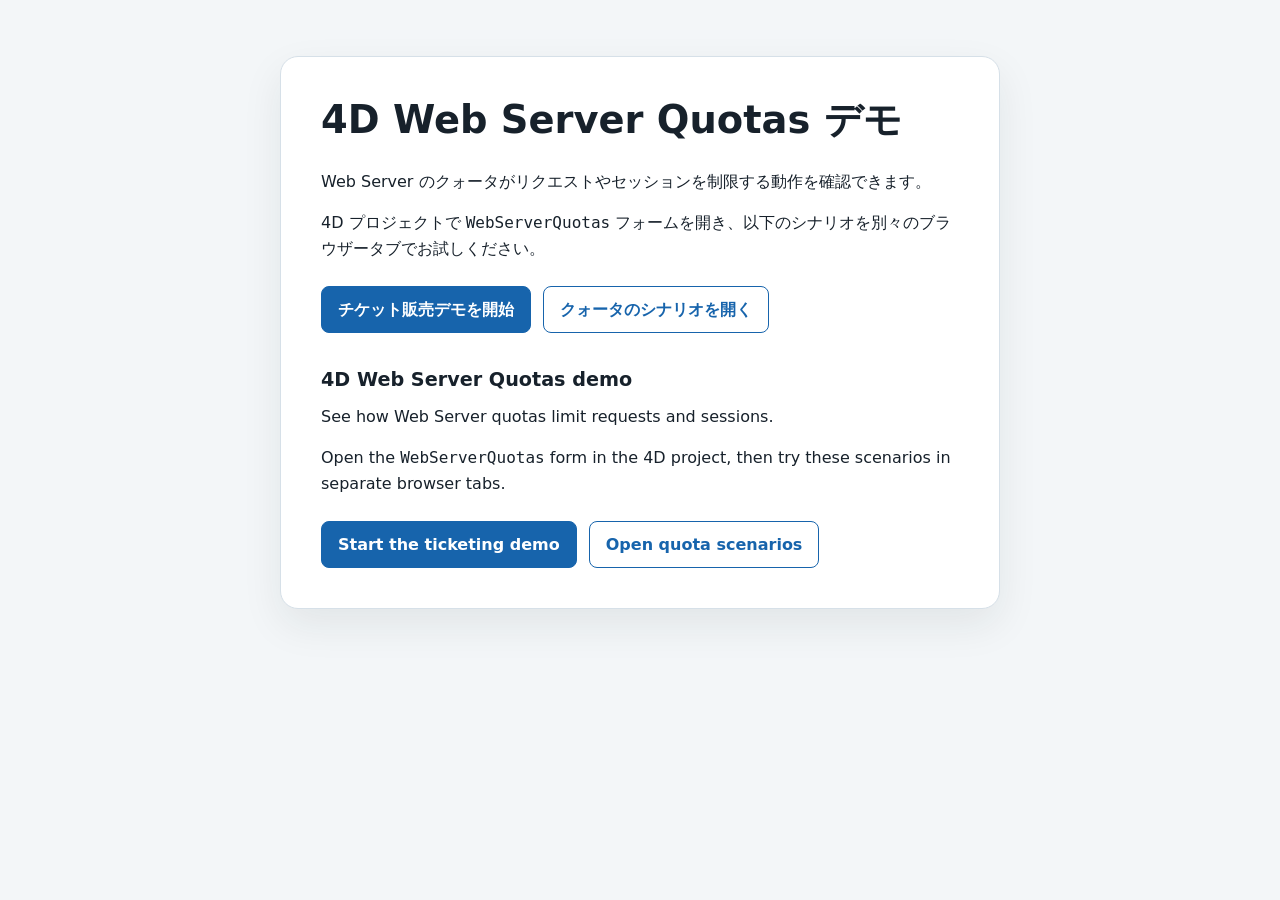
<file: WebFolder/index.html>
<!doctype html>
<html lang="ja">
<head>
  <meta charset="utf-8">
  <meta name="viewport" content="width=device-width, initial-scale=1">
  <meta name="color-scheme" content="light dark">
  <title>4D Web Server Quotas デモ</title>
  <style>
    :root {
      color-scheme: light dark;
      font: 16px/1.6 system-ui, -apple-system, "Segoe UI", sans-serif;
      color: #17212b;
      background: #f3f6f8;
    }
    body {
      box-sizing: border-box;
      max-width: 760px;
      margin: 0 auto;
      padding: clamp(24px, 6vw, 56px) 20px;
    }
    main {
      padding: clamp(24px, 5vw, 40px);
      border: 1px solid #d6e0e8;
      border-radius: 18px;
      background: #fff;
      box-shadow: 0 16px 40px rgb(23 33 43 / 8%);
    }
    h1 { margin-top: 0; font-size: clamp(1.7rem, 5vw, 2.4rem); line-height: 1.2; }
    h2 { margin: 2rem 0 .4rem; font-size: 1.2rem; }
    p { margin: .5rem 0 1rem; }
    nav { display: flex; flex-wrap: wrap; gap: 12px; margin-top: 1.5rem; }
    a {
      display: inline-block;
      padding: 10px 16px;
      border: 1px solid #1764ac;
      border-radius: 8px;
      color: #fff;
      background: #1764ac;
      text-decoration: none;
      font-weight: 650;
    }
    a.secondary { color: #1764ac; background: transparent; }
    a:focus-visible { outline: 3px solid #44a273; outline-offset: 3px; }
    @media (prefers-color-scheme: dark) {
      :root { color: #e7edf2; background: #101820; }
      main { border-color: #334454; background: #1b2833; box-shadow: none; }
      a.secondary { color: #92c7f5; }
    }
  </style>
</head>
<body>
  <main>
    <h1>4D Web Server Quotas デモ</h1>
    <p>Web Server のクォータがリクエストやセッションを制限する動作を確認できます。</p>
    <p>4D プロジェクトで <code>WebServerQuotas</code> フォームを開き、以下のシナリオを別々のブラウザータブでお試しください。</p>
    <nav aria-label="デモシナリオ">
      <a href="http://127.0.0.1:8044/ticketingLogin.html">チケット販売デモを開始</a>
      <a class="secondary" href="http://127.0.0.1:8044/testQuotasTicketing.html">クォータのシナリオを開く</a>
    </nav>

    <h2 lang="en">4D Web Server Quotas demo</h2>
    <p lang="en">See how Web Server quotas limit requests and sessions.</p>
    <p lang="en">Open the <code>WebServerQuotas</code> form in the 4D project, then try these scenarios in separate browser tabs.</p>
    <nav aria-label="Demo scenarios" lang="en">
      <a href="http://127.0.0.1:8044/ticketingLogin.html">Start the ticketing demo</a>
      <a class="secondary" href="http://127.0.0.1:8044/testQuotasTicketing.html">Open quota scenarios</a>
    </nav>
  </main>
</body>
</html>
</file>
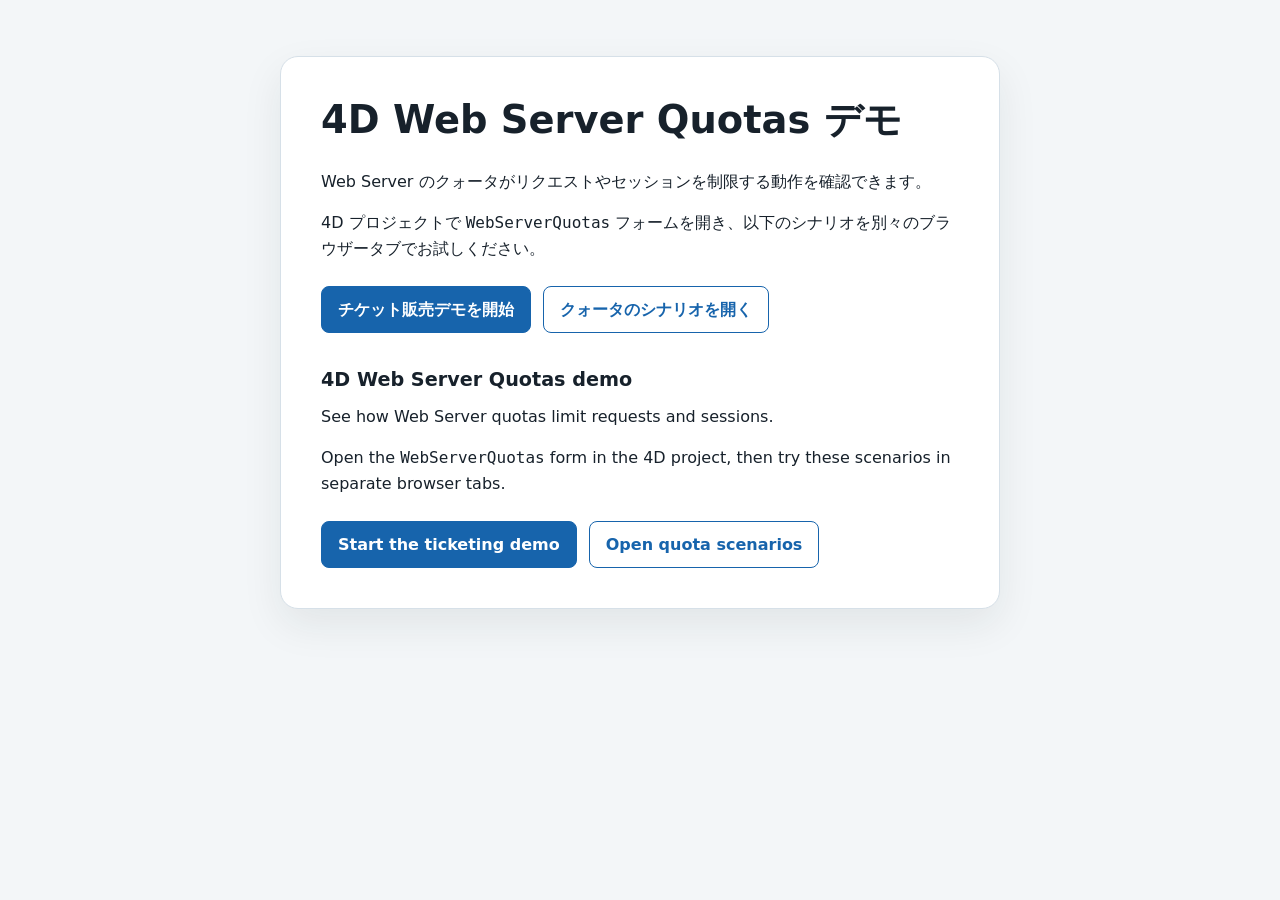
<file: Components/componentWithWebServer.4dbase/WebFolder/index.html>
<!doctype html>
<html lang="ja">
<head>
  <meta charset="utf-8">
  <meta name="viewport" content="width=device-width, initial-scale=1">
  <meta name="color-scheme" content="light dark">
  <title>4D Web Server Quotas デモ</title>
  <style>
    :root {
      color-scheme: light dark;
      font: 16px/1.6 system-ui, -apple-system, "Segoe UI", sans-serif;
      color: #17212b;
      background: #f3f6f8;
    }
    body {
      box-sizing: border-box;
      max-width: 760px;
      margin: 0 auto;
      padding: clamp(24px, 6vw, 56px) 20px;
    }
    main {
      padding: clamp(24px, 5vw, 40px);
      border: 1px solid #d6e0e8;
      border-radius: 18px;
      background: #fff;
      box-shadow: 0 16px 40px rgb(23 33 43 / 8%);
    }
    h1 { margin-top: 0; font-size: clamp(1.7rem, 5vw, 2.4rem); line-height: 1.2; }
    h2 { margin: 2rem 0 .4rem; font-size: 1.2rem; }
    p { margin: .5rem 0 1rem; }
    nav { display: flex; flex-wrap: wrap; gap: 12px; margin-top: 1.5rem; }
    a {
      display: inline-block;
      padding: 10px 16px;
      border: 1px solid #1764ac;
      border-radius: 8px;
      color: #fff;
      background: #1764ac;
      text-decoration: none;
      font-weight: 650;
    }
    a.secondary { color: #1764ac; background: transparent; }
    a:focus-visible { outline: 3px solid #44a273; outline-offset: 3px; }
    @media (prefers-color-scheme: dark) {
      :root { color: #e7edf2; background: #101820; }
      main { border-color: #334454; background: #1b2833; box-shadow: none; }
      a.secondary { color: #92c7f5; }
    }
  </style>
</head>
<body>
  <main>
    <h1>4D Web Server Quotas デモ</h1>
    <p>Web Server のクォータがリクエストやセッションを制限する動作を確認できます。</p>
    <p>4D プロジェクトで <code>WebServerQuotas</code> フォームを開き、以下のシナリオを別々のブラウザータブでお試しください。</p>
    <nav aria-label="デモシナリオ">
      <a href="./ticketingLogin.html">チケット販売デモを開始</a>
      <a class="secondary" href="./testQuotasTicketing.html">クォータのシナリオを開く</a>
    </nav>

    <h2 lang="en">4D Web Server Quotas demo</h2>
    <p lang="en">See how Web Server quotas limit requests and sessions.</p>
    <p lang="en">Open the <code>WebServerQuotas</code> form in the 4D project, then try these scenarios in separate browser tabs.</p>
    <nav aria-label="Demo scenarios" lang="en">
      <a href="./ticketingLogin.html">Start the ticketing demo</a>
      <a class="secondary" href="./testQuotasTicketing.html">Open quota scenarios</a>
    </nav>
  </main>
</body>
</html>
</file>
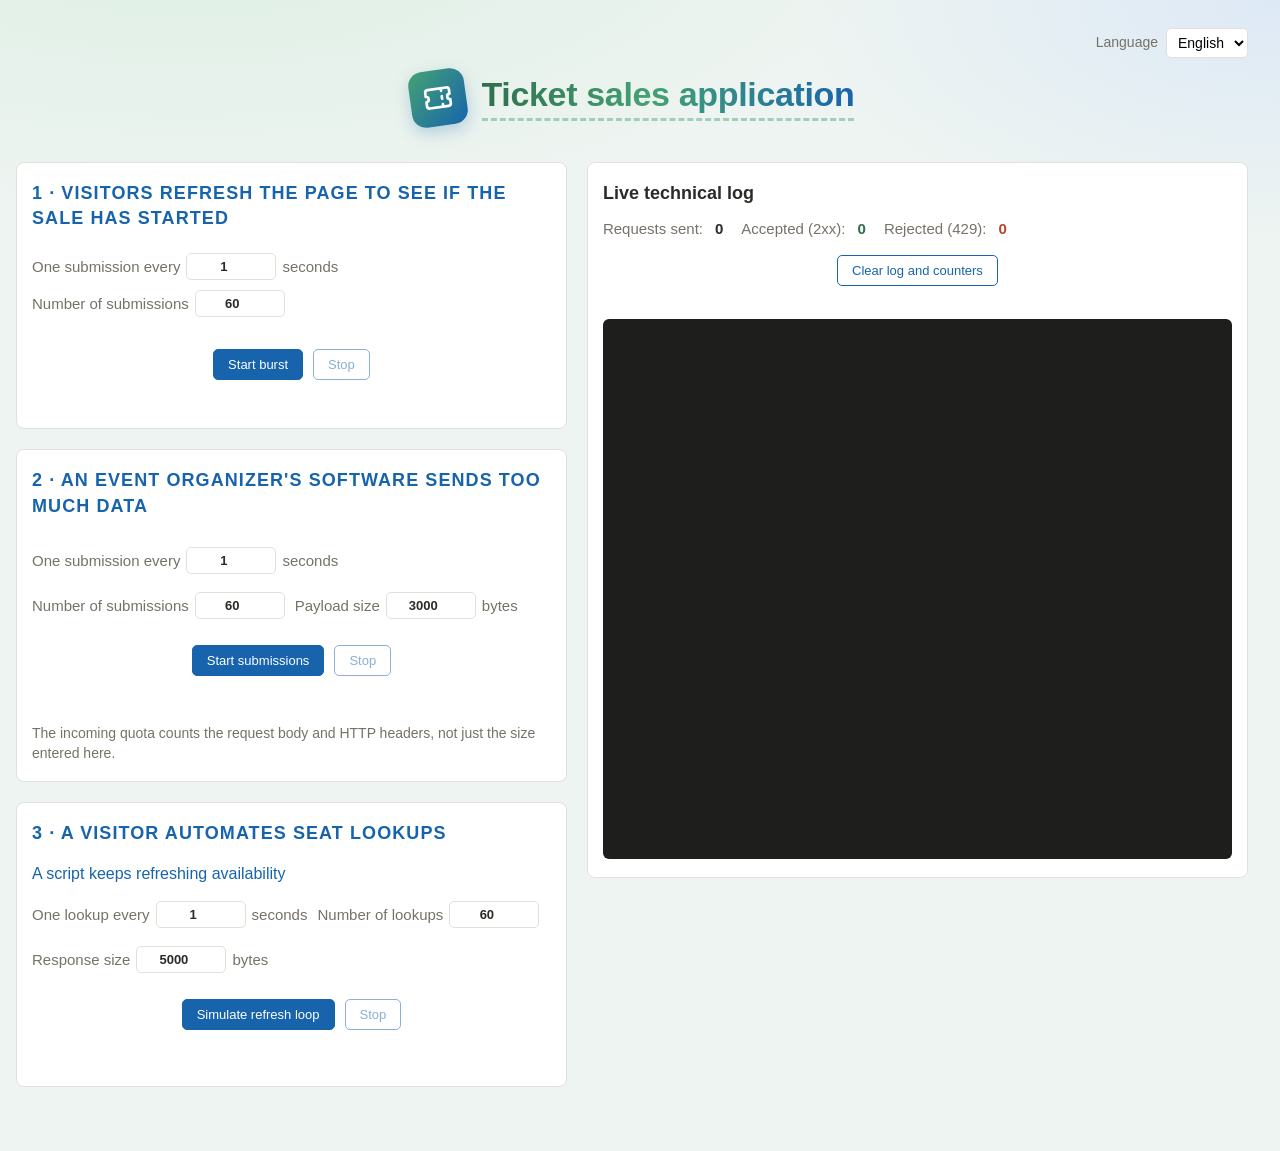
<file: Components/componentWithWebServer.4dbase/WebFolder/testQuotasTicketing.html>
<!DOCTYPE html>
<html lang="en">
<head>
<meta charset="UTF-8">
<meta name="viewport" content="width=device-width, initial-scale=1">
<title>Ticketing — 4D Quotas Demo</title>
<style>
  :root{
    --bg:#eef4f1;
    --panel:#ffffff;
    --border:#e2e0da;
    --text:#2b2b28;
    --title: #6dc58a;
    --muted:#767268;
    --accent:#1764ac;
    --accent-dark:#204d37;
    --warn:#b3492f;
    --ok:#2f6f4f;
    --select:#44a273;
  }
  *{box-sizing:border-box;}
  body{
    margin:0;
    font-family:-apple-system,Segoe UI,Helvetica,Arial,sans-serif;
    background:
      radial-gradient(1200px 500px at 15% -10%, #dcefe3 0%, transparent 60%),
      radial-gradient(900px 450px at 100% 0%, #dde9f6 0%, transparent 55%),
      var(--bg);
    background-attachment:fixed;
    color:var(--text);
    min-height:100vh;
    line-height:1.4;
  }
  header{
    padding:28px 32px 24px 16px;
    max-width:1800px;
    margin:0;
  }
  .language-picker{
    display:flex;
    justify-content:flex-end;
    align-items:center;
    gap:8px;
    margin-bottom:12px;
    color:var(--muted);
    font-size:14px;
  }
  .language-picker select{font:inherit;}
  header h1{
    display:flex;
    align-items:center;
    justify-content:center;
    gap:16px;
    margin:8px 0 12px;
    font-size:34px;
    line-height:1.15;
    font-weight:750;
    letter-spacing:-.01em;
  }
  header h1 .title-icon{
    display:inline-flex;
    align-items:center;
    justify-content:center;
    width:56px;
    height:56px;
    border-radius:14px;
    background:linear-gradient(135deg, var(--select), var(--accent));
    color:#fff;
    box-shadow:0 6px 16px rgba(23,100,172,.25);
    transform:rotate(-8deg);
    flex:0 0 auto;
  }
  header h1 .title-icon svg{width:32px; height:32px;}
  header h1 .title-text{
    background:linear-gradient(90deg, var(--ok), var(--select) 45%, var(--accent));
    -webkit-background-clip:text;
    background-clip:text;
    color:transparent;
    padding-bottom:4px;
    border-bottom:3px dashed rgba(68,162,115,.45);
  }
  @media (max-width:700px){
    header h1{font-size:26px; gap:12px;}
    header h1 .title-icon{width:44px; height:44px; border-radius:12px;}
    header h1 .title-icon svg{width:26px; height:26px;}
  }
  header p{
    margin:0;
    color:var(--muted);
    font-size:14px;
  }
  main{
    max-width:1800px;
    width:100%;
    margin:0;
    padding:0 32px 64px 16px;
    display:grid;
    grid-template-columns:minmax(0, 1fr) minmax(460px, 1.2fr);
    align-items:start;
    gap:20px;
  }
  .main-content{
    display:grid;
    gap:20px;
    min-width:0;
  }
  .results-section{
    grid-column:2;
    grid-row:1;
    position:sticky;
    top:20px;
  }
  .single-request-columns{
    display:grid;
    grid-template-columns:repeat(2, minmax(0, 1fr));
    gap:20px;
  }
  .burst-columns{
    display:grid;
    grid-template-columns:minmax(0, 1fr);
    gap:20px;
  }
  @media (max-width:1000px){
    main{grid-template-columns:1fr;}
    .results-section{
      grid-column:1;
      grid-row:auto;
      position:static;
    }
  }
  @media (max-width:700px){
    header{padding:10px 16px 4px;}
    header h1{width:100%; margin-left:0;}
    main{padding:0 16px 40px;}
    main{grid-template-columns:1fr;}
    .results-section{
      grid-column:1;
      grid-row:auto;
    }
    .single-request-columns,
    .burst-columns{grid-template-columns:1fr;}
  }
  section{
    background:var(--panel);
    border:1px solid var(--border);
    border-radius:8px;
    padding:18px 15px;
    min-width:0;
  }
  section.send-data-highlight{
    background:#f0faf4;
    border:2px solid var(--select);
  }
  section.request-data-highlight{
    background:#f0faf4;
    border:2px solid var(--select);
  }
  section.sessions-highlight{
    background:#f0faf4;
    border:2px solid var(--select);
  }
  section.send-request-highlight{
    background:#f0faf4;
    border:2px solid var(--select);
  }
  section.dimmed{
    opacity:.5;
  }
  section h2{
    margin:0 0 4px;
    font-size:18px;
    font-weight:600;
  }
  .request-data-section h3{
    color:var(--accent);
    font-size:16px;
    font-weight:500;
  }
 section p.info{
    font-size:14px;
    font-weight:400;
    color:var(--muted);
    margin: 10px 0 0 0px;
  }

  .info-icon{
    display:inline-flex;
    align-items:center;
    justify-content:center;
    width:16px;
    height:16px;
    margin-right:5px;
    border:1px solid #44a273;
    border-radius:50%;
    color:#44a273;
    font-size:11px;
    font-weight:700;
    line-height:1;
    vertical-align:middle;
    cursor:help;
  }

  .sessions-section{
    display:flex;
    flex-direction:column;
    align-items:stretch;
    gap:16px;
    min-width:0;
  }
  .sessions-section h2{
    margin:0;
  }
  .sessions-section .row{
    flex-wrap:wrap;
    margin:0;
    gap:8px;
  }

 section p.hint{
   font-weight:600;
    color:var(--ok);
    font-size:16px;
    display:flex;
    justify-content:center;
    width:100%;
    margin: 10px;
  }
  .row{
    display:flex;
    flex-wrap:wrap;
    align-items:center;
    gap:10px;
    margin-bottom:10px;
  }
  
  .row:last-child{margin-bottom:0;}
  .send-data-section .row,
  .request-data-section .row{row-gap:18px;}
  label{
    font-size:15px;
    color:var(--muted);
    display:flex;
    align-items:center;
    gap:6px;
  }
  
  .inputData{
    font-size:15px;
    color:var(--text);
    font-weight:600;
  }
  
  .count{
    font-size:15px;
    color:var(--text);
    font-weight:600;
    display:flex;
    margin-left:-6px;
  }
  
   .countKO{
    font-size:15px;
    color:var(--warn);
    font-weight:600;
    display:flex;
    margin-left:-6px;
  }
  
   .countOK{
    font-size:15px;
    color:var(--ok);
    font-weight:600;
    display:flex;
    margin-left:-6px;
  }
  
  input[type=number],
  input[type=text]{
    width:90px;
    padding:5px 7px;
    border:1px solid var(--border);
    border-radius:5px;
    font-size:13px;
  }
  select{
    padding:5px 7px;
    border:1px solid var(--border);
    border-radius:5px;
    font-size:13px;
    background:#fff;
  }
  input[type=checkbox]{margin: 0}
  button{
    border:1px solid var(--accent);
    background:var(--accent);
    color:#fff;
    padding:7px 14px;
    margin:0;
    border-radius:5px;
    font-size:13px;
    cursor:pointer;
  }
  button.secondary{
    background:#fff;
    color:var(--accent);
    border-color:var(--accent);
  }
  button.secondary:hover{background:#f2f1ed;}
  button:disabled{
    opacity:.5;
    cursor:not-allowed;
  }
  .stats{
    display:flex;
    gap:24px;
    flex-wrap:wrap;
    font-size:13px;
  }
  .stats div span{
    display:block;
    font-size:20px;
    font-weight:600;
  }
  .current-values{
    display:flex;
    flex-wrap:wrap;
    align-items:center;
    gap:16px;
  }
  .current-values-header{
    display:flex;
    align-items:center;
    justify-content:space-between;
    flex:1 0 100%;
    gap:16px;
  }
  .send-request-section{
    display:flex;
    flex-direction:column;
    align-items:stretch;
    gap:16px;
    min-width:0;
  }
  .send-request-section h2{
    margin:0;
  }
  .send-request-section .row{
    justify-content:space-between;
    margin:0;
  }
  .current-values h2{
    flex:0 0 auto;
    margin:0;
  }
  .current-values .stats{
    flex:1 1 auto;
    flex-wrap:wrap;
    min-width:0;
    margin-bottom:0;
    overflow:visible;
    white-space:normal;
  }
  .current-values .stats label,
  .current-values .stats span{
    flex:0 0 auto;
  }

  #log{
    background:#1e1e1c;
    color:#d9d7cf;
    border-radius:6px;
    padding:10px 12px;
    font-family:ui-monospace,Menlo,Consolas,monospace;
    font-size:12px;
    height:500px;
    overflow-y:auto;
    white-space:pre-wrap;
  }
  #log .l429{color:#e08a6d;}
  #log .lok{color:#8fbf9f;}
  #log .lerr{color:#ff0000;font-weight:bold;}
  .footer-actions{
    display:flex;
    justify-content:center;
    align-items:center;
    flex-wrap:wrap;
    gap:10px;
    margin-top:16px;
    width:100%;
  }
  
  #quotas{
    background:var(--panel);
    border-bottom:1px solid var(--border);
    padding:10px 32px;
  }
  #quotas .quotas-title{
    font-size:24px;
    font-weight:600;
    color:var(--accent);
    margin-bottom:8px;
  }
  #quotas .quotas-row{
    display:flex;
    flex-wrap:wrap;
    gap:0;
  }
  #quotas .quota{
    flex:1 1 auto;
    min-width:110px;
    padding:4px 16px;
    border-right:1px solid var(--border);
    text-align:center;
  }
  #quotas .quota:last-child{border-right:none;}
  #quotas .quota .label{
    display:block;
    font-size:11px;
    color:var(--muted);
    text-transform:uppercase;
    letter-spacing:.02em;
    margin-bottom:2px;
  }
  #quotas .quota .value{
    display:block;
    font-size:16px;
    font-weight:600;
    color:var(--text);
  }
  @media (max-width:560px){
    .single-request-columns,
    .burst-columns{grid-template-columns:1fr;}
    section{padding:15px 12px;}
    .sessions-section,
    .current-values{align-items:flex-start;}
    .sessions-section .row{flex-wrap:wrap; white-space:normal;}
    .current-values{display:block;}
    .current-values-header,
    .current-values .stats{width:100%;}
    #log{height:360px; font-size:11px;}
  }
  html{scroll-behavior:smooth;}
  section[id]{scroll-margin-top:20px;}
  .eyebrow,
  .chapter{
    color:var(--accent);
    font-size:18px;
    font-weight:700;
    letter-spacing:.06em;
    text-transform:uppercase;
  }
  .intro{max-width:820px;}
  header .intro{font-size:16px; color:var(--text);}
  .scenario-nav{
    display:flex;
    flex-wrap:wrap;
    gap:8px;
    margin-top:20px;
  }
  .scenario-nav a{
    color:var(--accent);
    background:var(--panel);
    border:1px solid var(--border);
    border-radius:20px;
    padding:7px 12px;
    font-size:13px;
    text-decoration:none;
  }
  .scenario-nav a:hover{border-color:var(--accent);}
  a:focus-visible, button:focus-visible, input:focus-visible{
    outline:3px solid var(--accent);
    outline-offset:3px;
  }
  .scenario{
    border-left:3px solid var(--select);
    padding-left:12px;
    margin:12px 0 16px;
    font-size:14px;
    color:var(--text);
  }
  .technical{
    color:var(--muted);
    font-size:12px;
    margin:10px 0;
    overflow-wrap:anywhere;
  }
  code{font-family:ui-monospace,Menlo,Consolas,monospace;}
  .demo-note{
    padding:14px 16px;
    background:#edf4fb;
    border-radius:6px;
    font-size:13px;
  }
  .demo-note p{margin:0 0 8px;}
  .demo-note p:last-child{margin:0;}
  .demo-note a{color:var(--accent);}
  .results-section h2{margin-bottom:12px;}
  .results-section .scenario{margin-bottom:16px;}
  .results-section .stats{gap:10px 18px;}
  .results-section #log{height:clamp(360px, 60vh, 760px);}
  .sessions-section .row{flex-wrap:wrap; white-space:normal;}
  .chapter{margin:0 0 6px;}
  @media (prefers-reduced-motion:reduce){
    html{scroll-behavior:auto;}
  }
</style>
</head>
<body>


<header>
  <label class="language-picker" for="languageSelect">
    <span>Language</span>
    <select id="languageSelect" aria-label="Language">
      <option value="en">English</option>
      <option value="ja">日本語</option>
    </select>
  </label>
  <h1>
    <span class="title-icon" aria-hidden="true">
      <svg viewBox="0 0 24 24" fill="none" stroke="currentColor" stroke-width="2" stroke-linecap="round" stroke-linejoin="round">
        <path d="M3 7a2 2 0 0 1 2-2h14a2 2 0 0 1 2 2v3a2 2 0 0 0 0 4v3a2 2 0 0 1-2 2H5a2 2 0 0 1-2-2v-3a2 2 0 0 0 0-4z"/>
        <path d="M15 5v2M15 11v2M15 17v2"/>
      </svg>
    </span>
    <span class="title-text">Ticket sales application</span>
  </h1>
</header>

<main>
  <div class="main-content">
  <section class="send-request-section" id="visitor">
    <div>
    <p class="chapter">1 · Visitors refresh the page to see if the sale has started</p>
    </div>
    <div class="row">
      <label>One submission every <input style="text-align:center;" class="inputData" type="number" id="visitorBurstDelay" value="1" min="1" step="1"> seconds</label>
      <label>Number of submissions <input style="text-align:center;" class="inputData" type="number" id="visitorBurstCount" value="60" min="1" step="1"></label>
    </div>
    <div class="row">
      <div class="footer-actions">
        <button id="btnVisitorBurstStart" type="button">Start burst</button>
        <button id="btnVisitorBurstStop" class="secondary" type="button" disabled>Stop</button>
      </div>
      <p class="hint" id="visitorBurstProgress" role="status"></p>
    </div>
  </section>

  <div class="burst-columns" id="refresh">
    <section class="send-data-section">
      <div>
         <p class="chapter">2 · An event organizer's software sends too much data</p>
      </div>
      <br>
      <div class="row">
        <label>One submission every <input style="text-align:center;" class="inputData" type="number" id="burstPostDelay" value="1" min="1"> seconds</label>
        <label>Number of submissions <input style="text-align:center;" class="inputData" type="number" id="burstPostCount" value="60" min="1"></label>
        <label>Payload size <input style="text-align:center;" class="inputData" type="number" id="burstPostSize" value="3000" min="1"> bytes</label>
      </div>
     
      <div class="row">
        <div class="footer-actions">
          <button id="btnBurstPostStart">Start submissions</button>
          <button id="btnBurstPostStop" class="secondary" disabled>Stop</button>
        </div>
        <p class="hint" id="burstPostProgress" role="status"></p>
      </div>
      <p class="info">The incoming quota counts the request body and HTTP headers, not just the size entered here.</p>
    </section>

    <section class="request-data-section">
     <div>
           <p class="chapter">3 · A visitor automates seat lookups</p>
        </div>

      <h3>A script keeps refreshing availability</h3>
 
      <div class="row">
        <label>One lookup every <input style="text-align:center;" class="inputData" type="number" id="burstGetDelay" value="1" min="1"> seconds</label>
        <label>Number of lookups <input style="text-align:center;" class="inputData" type="number" id="burstGetCount" value="60" min="1"></label>
        <label>Response size <input style="text-align:center;" class="inputData" type="number" id="burstGetSize" value="5000" min="1"> bytes</label>
      </div>

      <div class="row">
        <div class="footer-actions">
          <button id="btnBurstGetStart">Simulate refresh loop</button>
          <button id="btnBurstGetStop" class="secondary" disabled>Stop</button>
        </div>
        <p class="hint" id="burstGetProgress" role="status"></p>
      </div>
  
    </section>
  </div>

  </div>

  <section class="results-section">
     <h2>Live technical log</h2>
    <div id="stats" class="stats">
      <label>Requests sent:</label><span id="statTotal" class="count">0</span>
      <label>Accepted (2xx):</label><span id="statOk" class="countOK">0</span>
      <label>Rejected (429):</label><span id="stat429" class="countKO">0</span>
    </div>
    <div class="row footer-actions">
      <button id="btnClearLog" class="secondary">Clear log and counters</button>
    </div>
    <br>
    <div id="log" role="log" aria-label="Request results"></div>
  </section>

</main>

<script src="./i18n.js"></script>
<script src="./testQuotasTicketing.js"></script>
</body>
</html>
</file>
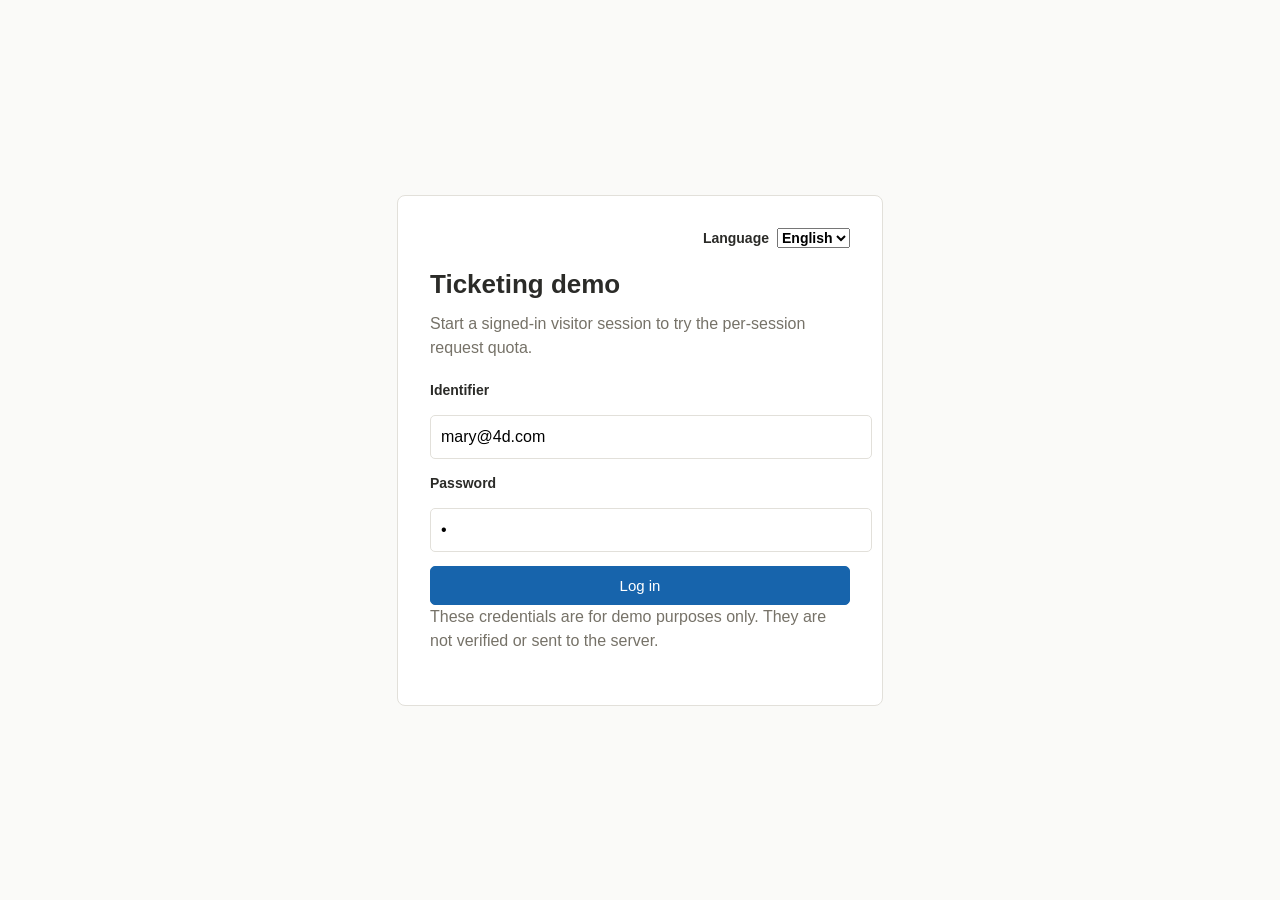
<file: Components/componentWithWebServer.4dbase/WebFolder/ticketingLogin.html>
<!DOCTYPE html>
<html lang="en">
<head>
  <meta charset="UTF-8">
  <meta name="viewport" content="width=device-width, initial-scale=1">
  <title>Ticketing demo login</title>
  <style>
    body{margin:0;min-height:100vh;display:grid;place-items:center;background:#fafaf8;color:#2b2b28;font:16px/1.5 -apple-system,Segoe UI,Helvetica,Arial,sans-serif}
    main{width:min(420px,calc(100% - 40px));padding:32px;background:#fff;border:1px solid #e2e0da;border-radius:8px}
    h1{margin:0 0 8px;font-size:26px}
    p{margin:0 0 20px;color:#767268}
    .language-picker{display:flex;justify-content:flex-end;align-items:center;gap:8px;margin-bottom:16px;font-size:14px}
    .language-picker select{font:inherit}
    form{display:grid;gap:14px}
    label{display:grid;gap:5px;font-size:14px;font-weight:600}
    input{width:100%;padding:9px 10px;border:1px solid #e2e0da;border-radius:5px;font:inherit}
    button{border:1px solid #1764ac;background:#1764ac;color:#fff;padding:10px 16px;border-radius:5px;font-size:15px;cursor:pointer}
    button:disabled{opacity:.6;cursor:wait}
    #loginStatus{margin:14px 0 0;color:#b3492f}
  </style>
</head>
<body>
  <main>
    <label class="language-picker" for="languageSelect">
      <span>Language</span>
      <select id="languageSelect" aria-label="Language">
        <option value="en">English</option>
        <option value="ja">日本語</option>
      </select>
    </label>
    <h1>Ticketing demo</h1>
    <p>Start a signed-in visitor session to try the per-session request quota.</p>
    <form id="loginForm">
      <label for="identifier">Identifier</label>
      <input id="identifier" name="identifier" type="text" autocomplete="username" value="mary@4d.com" required>
      <label for="password">Password</label>
      <input id="password" name="password" type="password" autocomplete="current-password" value="a" required>
      <button id="loginButton" type="submit">Log in</button>
    </form>
    <p>These credentials are for demo purposes only. They are not verified or sent to the server.</p>
    <p id="loginStatus" role="status" aria-live="polite"></p>
  </main>
  <script src="./i18n.js"></script>
  <script>
    const loginForm = document.getElementById('loginForm');
    const loginButton = document.getElementById('loginButton');
    const loginStatus = document.getElementById('loginStatus');

    loginForm.addEventListener('submit', async (event) => {
      event.preventDefault();
      loginButton.disabled = true;
      loginStatus.textContent = '';

      try {
        const response = await fetch('/runDemo?authenticate=true', {
          method: 'POST',
          credentials: 'include',
        });
        if (!response.ok) throw new Error(`HTTP ${response.status}`);
        window.location.assign('./ticketingSession.html');
      } catch (error) {
        loginButton.disabled = false;
        loginStatus.textContent = window.demoText('Unable to start the session: {message}', { message: error.message });
      }
    });
  </script>
</body>
</html>
</file>
